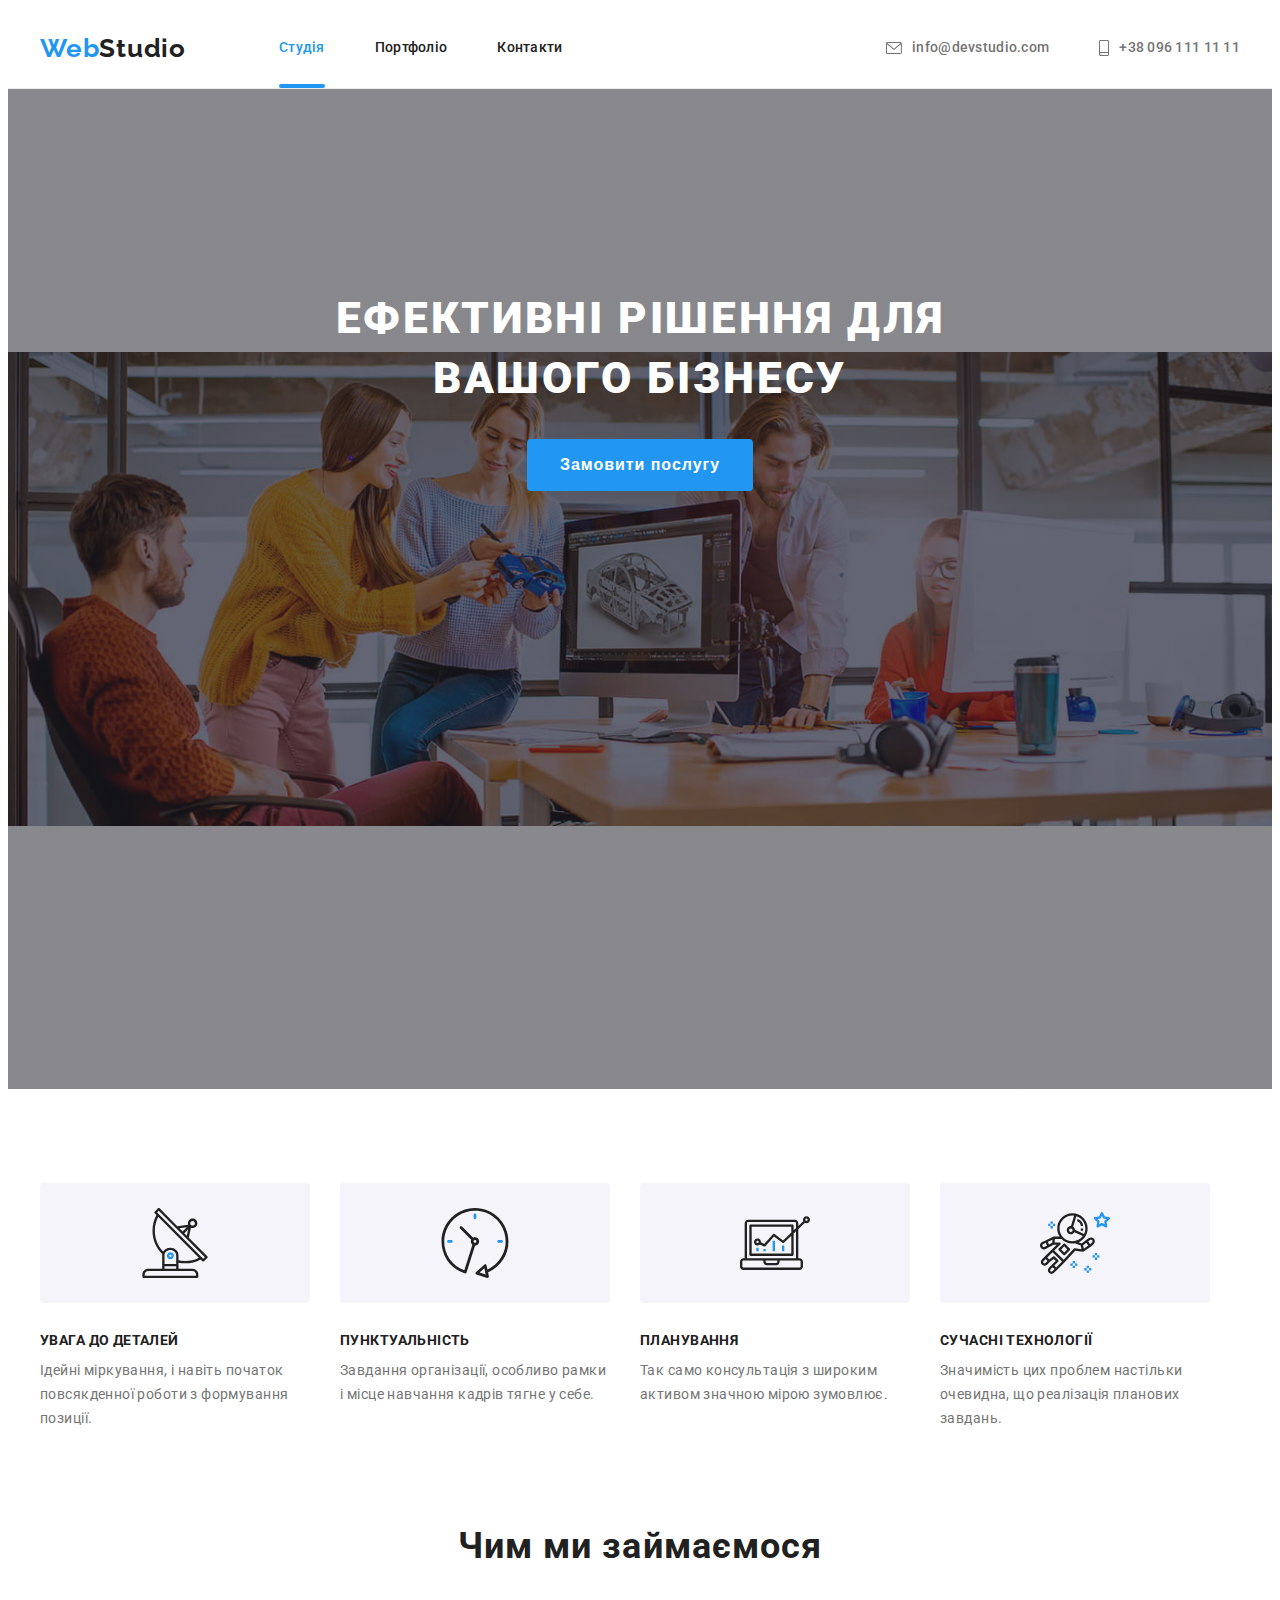
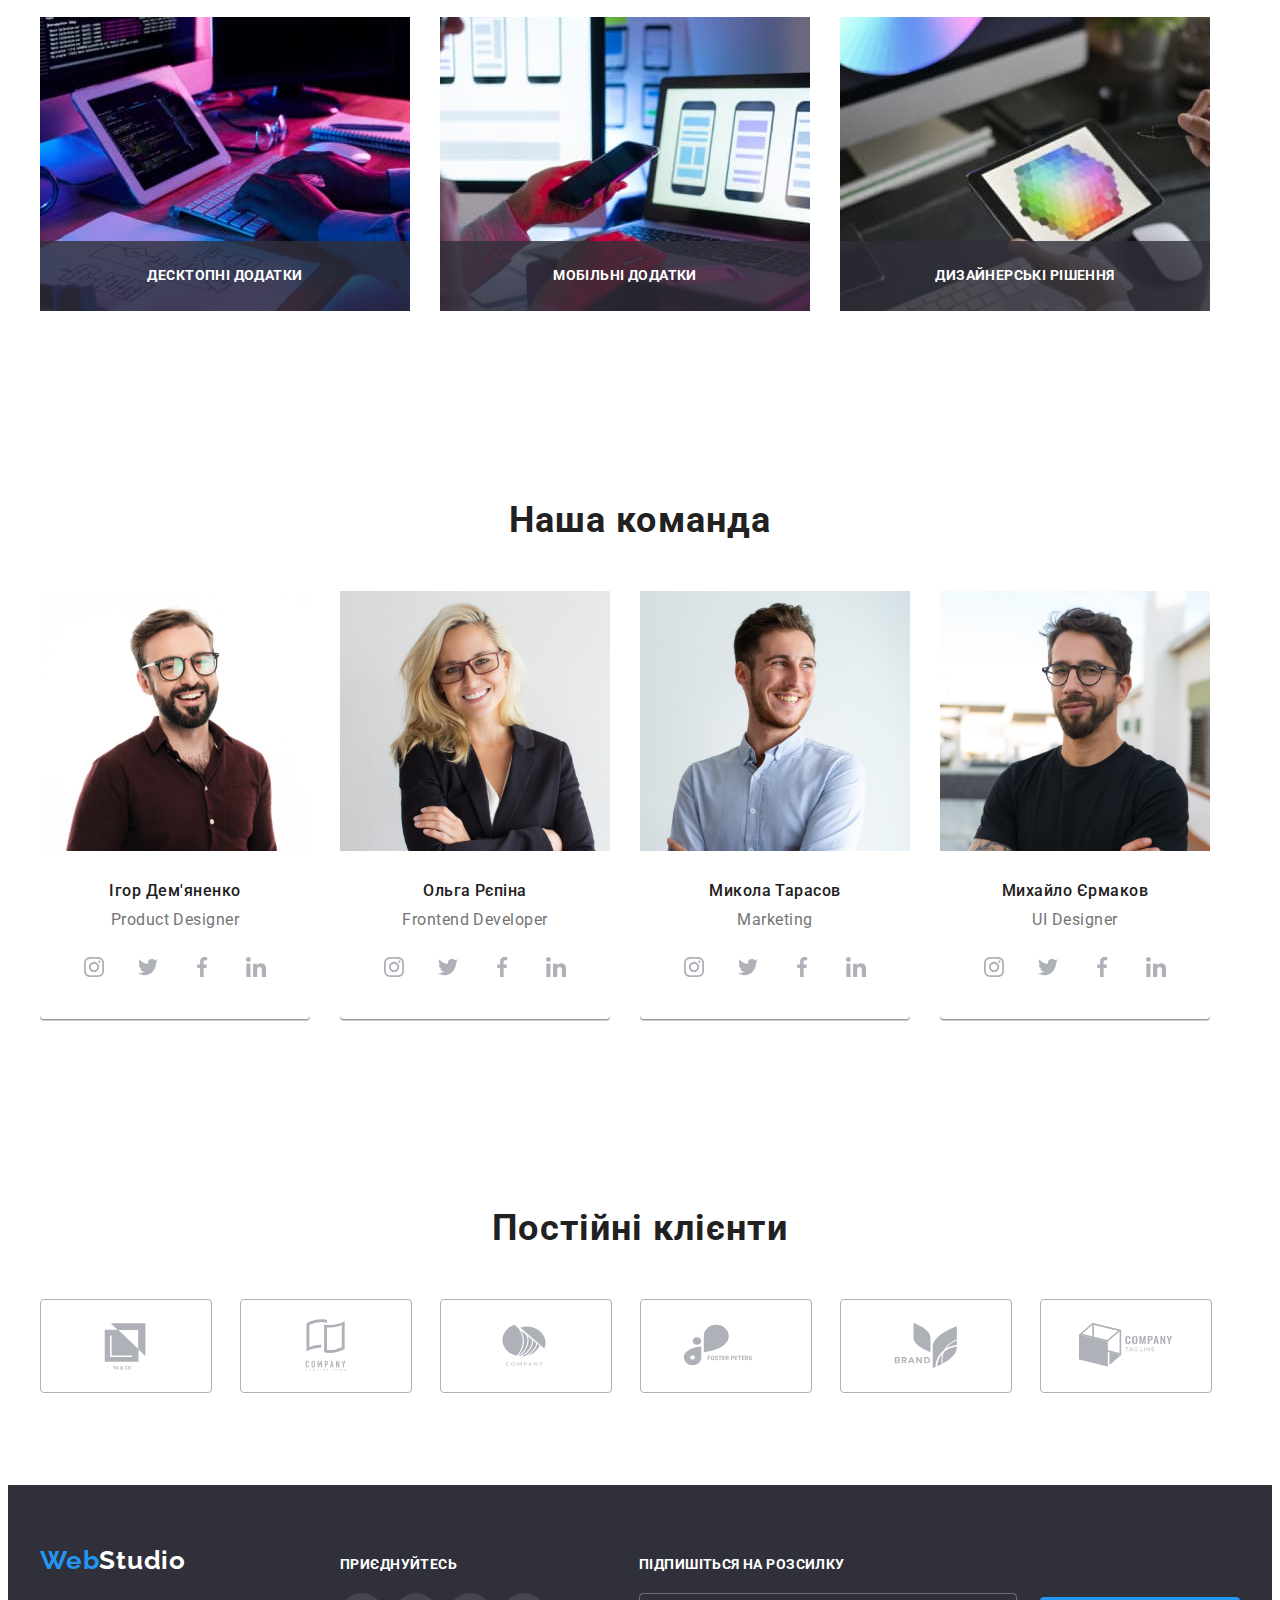
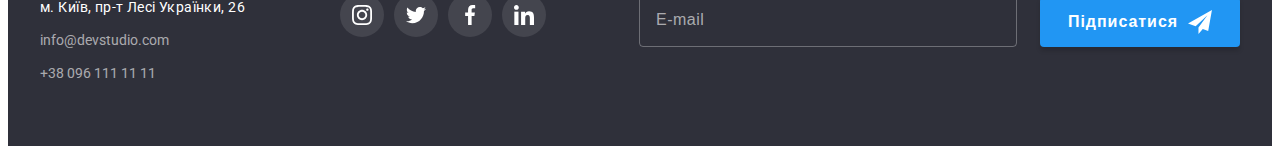
<file: index.html>
<!DOCTYPE html>
<html lang="en">
  <head>
    <meta charset="UTF-8" />
    <meta http-equiv="X-UA-Compatible" content="IE=edge" />
    <meta name="viewport" content="width=device-width, initial-scale=1.0" />
    <!--fonts-->
    <link rel="preconnect" href="https://fonts.googleapis.com" />
    <link rel="preconnect" href="https://fonts.gstatic.com" crossorigin />
    <link
      href="https://fonts.googleapis.com/css2?family=Raleway:wght@700&family=Roboto:wght@400;500;700;900&display=swap"
      rel="stylesheet"
    />
    <link rel="stylesheet" href="https://cdnjs.cloudflare.com/ajax/libs/modern-normalize/1.1.0/modern-normalize.min.css" integrity="sha512-wpPYUAdjBVSE4KJnH1VR1HeZfpl1ub8YT/NKx4PuQ5NmX2tKuGu6U/JRp5y+Y8XG2tV+wKQpNHVUX03MfMFn9Q==" crossorigin="anonymous" referrerpolicy="no-referrer" />
    <link rel="stylesheet" href="./css/main.min.css">
    <link rel="stylesheet" href="./css/styles.css" />
    <title>Студія</title>
  </head>
  <body>
    <!--headline-->
    <header class="header">
      <div class="container nav">
      <a href="" class="logo">Web<span class="logo-color">Studio</span></a>
      <nav>
        <ul class="nav-list">
          <li class="item">
            <a href="./index.html" class="nav-link current">Студія</a>
          </li>
          <li class="item">
            <a href="./portfolio.html" class="nav-link">Портфоліо</a>
          </li>
          <li class="item">
            <a href="" class="nav-link">Контакти</a>
           </li>
        </ul>
      </nav>
      <!--headline-contacts-->
      <ul class="contacts">
          <li class="item">
          <a href="mailto:info@devstudio.com" class="contacts-link">
            <svg class="cont-icon" width="16" height="12" aria-label="envelope">
              <use href="./images/icons1/icons.svg#icon-envelope"></use>
              </svg>info@devstudio.com</a>
          </li>
        <li class="item">
                    <a href="tel:+380961111111" class="contacts-link"
            > <svg class="cont-icon" width="10" height="16" aria-label="smartphone">
              <use href="./images/icons1/icons.svg#icon-smartphone"></use>
              </svg>+38 096 111 11 11</a>
        </li>
      </ul>
      </div>
    </header>
    <main>
      <!--hero-->
      <section class="hero">
        <div class="container">
        <h1 class="hero-title">Ефективні рішення для вашого бізнесу</h1>
        <button type="button" class="btn-hero" data-modal-open>Замовити послугу</button>
        </div>
      </section>
      <!--benefits-->
      <section class="section">
        <div class="container">
          <h2 class="visually-hidden">?</h2>
          <ul class="benefits">
            <li class="benefits__item">
              <div class="benefits__icon">
              <svg width="70" height="70" aria-label="antenna">
                <use href="./images/icons1/icons2.svg#icon-antenna"></use>
                </svg>
              </div>
              <h3 class="benefits__title">УВАГА ДО ДЕТАЛЕЙ</h3>
              <p class="benefits__text">
                Ідейні міркування, і навіть початок повсякденної роботи з
                формування позиції.
              </p>
            </li>
            <li class="benefits__item">
              <div class="benefits__icon">
              <svg width="70" height="70" aria-label="clock">
                <use href="./images/icons1/icons2.svg#icon-clock"></use>
                </svg>
                </div>
              <h3 class="benefits__title">ПУНКТУАЛЬНІСТЬ</h3>
              <p class="benefits__text">
                Завдання організації, особливо рамки і місце навчання кадрів тягне
                у себе.
              </p>
            </li>
            <li class="benefits__item">
              <div class="benefits__icon">
              <svg width="70" height="70" aria-label="diagram">
                <use href="./images/icons1/icons2.svg#icon-diagram"></use>
                </svg>
              </div>
              <h3 class="benefits__title">ПЛАНУВАННЯ</h3>
              <p class="benefits__text">
                Так само консультація з широким активом значною мірою зумовлює.
              </p>
            </li>
            <li class="benefits__item">
              <div class="benefits__icon">
              <svg width="70" height="70" aria-label="astronaut">
                <use href="./images/icons1/icons2.svg#icon-astronaut"></use>
                </svg>
              </div>
              <h3 class="benefits__title">СУЧАСНІ ТЕХНОЛОГІЇ</h3>
              <p class="benefits__text">
                Значимість цих проблем настільки очевидна, що реалізація планових
                завдань.
              </p>
            </li>
          </ul>
        </div>
      </section>
      <!--pictures-->
      <section class="section section--pics">
        <div class="container">
        <h2 class="section__title">Чим ми займаємося</h2>
        <ul class="pictures">
          <li class="pictures__item"><img src="./images/box1(1).jpg" alt="desktop" width="370"/>
          <p class="pictures__label">Десктопні додатки</p></li>
          <li class="pictures__item"><img src="./images/box2(1).jpg" alt="cell" width="370"/>
          <p class="pictures__label">Мобільні додатки</p></li>
          <li class="pictures__item"><img src="./images/box3(1).jpg" alt="tablet" width="370"/>
          <p class="pictures__label">Дизайнерські рішення</p></li>
        </ul>
        </div>
      </section>
      <!--who-->
      <section class="section section-bg">
        <div class="container">
        <h2 class="section__title">Наша команда</h2>
        <ul class="team">
          <li class="team__card">
            <img src="./images/img1(1).jpg" alt="young man photo" width="270" />
            <div class="team__card-data">
            <h3 class="team__card-name">Ігор Дем'яненко</h3>
            <p class="team__card-text">Product Designer</p>
            <ul class="social-links">
              <li class="social-links__item">
                <a class="social-links__link" href="">
                <svg class="social-links__icon" width="20" height="20">
                  <use href="./images/icons1/icons.svg#icon-instagram"></use>
                </svg>
                </a>
              </li>
              <li class="social-links__item">
                <a class="social-links__link" href="">
               <svg class="social-links__icon" width="20" height="20">
                <use href="./images/icons1/icons.svg#icon-twitter"></use>
                </svg>
                </a>
              </li>
              <li class="social-links__item">
                <a class="social-links__link" href="">
                <svg class="social-links__icon" width="20" height="20">
                <use href="./images/icons1/icons.svg#icon-facebook"></use>
              </svg>
                </a>
            </li>
              <li class="social-links__item">
                <a class="social-links__link" href="">
                <svg class="social-links__icon" width="20" height="20">
                <use href="./images/icons1/icons.svg#icon-linkedin"></use>
              </svg>
                </a>
            </li>
            </ul>
            </div>
          </li>
          <li class="team__card">
            <img src="./images/img2(1).jpg" alt="young woman photo" width="270" />
            <div class="team__card-data">
            <h3 class="team__card-name">Ольга Рєпіна</h3>
            <p class="team__card-text">Frontend Developer</p>
            <ul class="social-links">
              <li class="social-links__item">
                <a class="social-links__link" href="">
                <svg class="social-links__icon" width="20" height="20">
                  <use href="./images/icons1/icons.svg#icon-instagram"></use>
                </svg>
                </a>
              </li>
              <li class="social-links__item">
                <a class="social-links__link" href="">
               <svg class="social-links__icon" width="20" height="20">
                <use href="./images/icons1/icons.svg#icon-twitter"></use>
                </svg>
                </a>
              </li>
              <li class="social-links__item">
                <a class="social-links__link" href="">
                <svg class="social-links__icon" width="20" height="20">
                <use href="./images/icons1/icons.svg#icon-facebook"></use>
              </svg>
                </a>
            </li>
              <li class="social-links__item">
                <a class="social-links__link" href="">
                <svg class="social-links__icon" width="20" height="20">
                <use href="./images/icons1/icons.svg#icon-linkedin"></use>
              </svg>
                </a>
            </li>
            </ul>
            </div>
          </li>
          <li class="team__card">
            <img src="./images/img3(1).jpg" alt="young man photo" width="270" />
            <div class="team__card-data">
            <h3 class="team__card-name">Микола Тарасов</h3>
            <p class="team__card-text">Marketing</p>
            <ul class="social-links">
              <li class="social-links__item">
                <a class="social-links__link" href="">
                <svg class="social-links__icon" width="20" height="20">
                  <use href="./images/icons1/icons.svg#icon-instagram"></use>
                </svg>
                </a>
              </li>
              <li class="social-links__item">
                <a class="social-links__link" href="">
               <svg class="social-links__icon" width="20" height="20">
                <use href="./images/icons1/icons.svg#icon-twitter"></use>
                </svg>
                </a>
              </li>
              <li class="social-links__item">
                <a class="social-links__link" href="">
                <svg class="social-links__icon" width="20" height="20">
                <use href="./images/icons1/icons.svg#icon-facebook"></use>
              </svg>
                </a>
            </li>
              <li class="social-links__item">
                <a class="social-links__link" href="">
                <svg class="social-links__icon" width="20" height="20">
                <use href="./images/icons1/icons.svg#icon-linkedin"></use>
              </svg>
                </a>
            </li>
            </ul>
            </div>
          </li>
          <li class="team__card">
            <img src="./images/img4(1).jpg" alt="young man photo" width="270" />
            <div class="team__card-data">
            <h3 class="team__card-name">Михайло Єрмаков</h3>
            <p class="team__card-text">UI Designer</p>
            <ul class="social-links">
              <li class="social-links__item">
                <a class="social-links__link" href="">
                <svg class="social-links__icon" width="20" height="20">
                  <use href="./images/icons1/icons.svg#icon-instagram"></use>
                </svg>
                </a>
              </li>
              <li class="social-links__item">
                <a class="social-links__link" href="">
               <svg class="social-links__icon" width="20" height="20">
                <use href="./images/icons1/icons.svg#icon-twitter"></use>
                </svg>
                </a>
              </li>
              <li class="social-links__item">
                <a class="social-links__link" href="">
                <svg class="social-links__icon" width="20" height="20">
                <use href="./images/icons1/icons.svg#icon-facebook"></use>
              </svg>
                </a>
            </li>
              <li class="social-links__item">
                <a class="social-links__link" href="">
                <svg class="social-links__icon" width="20" height="20">
                <use href="./images/icons1/icons.svg#icon-linkedin"></use>
              </svg>
                </a>
            </li>
            </ul>
            </div>
          </li>
        </ul>
        </div>
      </section>
      <section class="section">
        <div class="container">
          <h2 class="section__title">Постійні клієнти</h2>
          <ul class="clients">
            <li class="clients__item">
              <a class="clients__link" href="">
          <svg class="clients__icon" width="106" height="60" aria-label="client logo">
            <use href="./images/icons1/icons2.svg#icon-client1"></use>
          </svg></a>
        </li>
        <li class="clients__item">
          <a class="clients__link" href="">
          <svg class="clients__icon" width="106" height="60" aria-label="client logo">
            <use href="./images/icons1/icons2.svg#icon-client2"></use>
          </svg></a>
        </li>
        <li class="clients__item">
          <a class="clients__link" href="">
          <svg class="clients__icon" width="106" height="60" aria-label="client logo">
              <use href="./images/icons1/icons2.svg#icon-client3"></use>
          </svg></a>
        </li>
        <li class="clients__item">
          <a class="clients__link" href="">
          <svg class="clients__icon" width="106" height="60" aria-label="client logo">
            <use href="./images/icons1/icons2.svg#icon-client4"></use>
          </svg></a>
        </li>
        <li class="clients__item">
          <a class="clients__link" href="">
         <svg class="clients__icon" width="106" height="60" aria-label="client logo">
            <use href="./images/icons1/icons2.svg#icon-client5"></use>
          </svg></a>
        </li>
        <li class="clients__item">
          <a class="clients__link" href="">
          <svg class="clients__icon" width="106" height="60" aria-label="client logo">
            <use href="./images/icons1/icons2.svg#icon-client6"></use>
          </svg></a>
        </li>
          </ul>  
        </div>
      </section>
    </main>
    <footer class="footer">
      <div class="container footer-container">
        <div class="footer-data">
      <a href="" class="logo logo-footer">Web<span class="logo-color-foot">Studio</span></a>
      <address class="address">
        <ul>
          <li class="footer-link">
            <a href="https://goo.gl/maps/9TufqQXHVESEiAqk8" class="address-link-top"
              >м. Київ, пр-т Лесі Українки, 26</a
            >
          </li>
          <li class="footer-link">
            <a href="mailto:info@devstudio.com" class="address-link"
              >info@devstudio.com</a
            >
          </li>
          <li>
            <a href="tel:+380961111111" class="address-link">+38 096 111 11 11</a>
          </li>
        </ul>
      </address>
        </div>
      <div class="footer-socials">
      <h3 class="socials-title">приєднуйтесь</h3>
      <ul class="social-links-footer">
        <li class="social-item-footer">
          <a class="social-link-footer" href="">
            <svg class="social-icon" width="20" height="20">
              <use href="./images/icons1/icons.svg#icon-instagram"></use>
            </svg>
            </a>
        </li>
        <li class="social-item-footer">
          <a class="social-link-footer" href="">
            <svg class="social-icon" width="20" height="20">
              <use href="./images/icons1/icons.svg#icon-twitter"></use>
            </svg>
            </a>
        </li>
        <li class="social-item-footer">
          <a class="social-link-footer" href="">
            <svg class="social-icon" width="20" height="20">
              <use href="./images/icons1/icons.svg#icon-facebook"></use>
            </svg>
            </a></li>
        <li class="social-item-footer">
          <a class="social-link-footer" href="">
            <svg class="social-icon" width="20" height="20">
              <use href="./images/icons1/icons.svg#icon-linkedin"></use>
            </svg>
            </a></li>
      </ul>
      </div>
        <form class="form-footer">
          <div class="form-footer-label">
          <label for="footer-form" class="form-footer-title">Підпишіться на розсилку</label>
          <input type="email" id="footer-form" placeholder="E-mail" class="form-footer-input">
          </div>
          <button class="footer-btn">
          <span class="footer-btn-txt">Підписатися</span>
          <svg width="24" height="24">
            <use href="./images/icons2.svg#icon-send"></use>
          </svg>
          </button>
        </form>
      </div>
    </footer>
    <div class="backdrop is-hidden" data-modal>
      <div class="modal">
      <button class="close-btn" data-modal-close>
        <svg width="20" height="20">
          <use href="./images/icons1/close1.svg#icon-close"></use>
        </svg></button>
      <form class="form">
          <h2 class="form-title">Залиште свої дані, ми вам передзвонимо</h2>
          <div class="form-field">
            <label for="user-name">Ім'я</label> 
            <input type="text" name="name" id="user-name" placeholder=" " class="form-input">
            <span class="form-icon"> 
              <svg width="18" height="18" class="input-icon">
              <use href="./images/icons1/symbol-defs.svg#icon-person-black"></use>
              </svg>
            </span>           
            </div>
          <div class="form-field">
            <label for="phone-number">Телефон</label>
            <input type="text" name="tel" id="phone-number" placeholder=" " class="form-input">
            <span class="form-icon"><svg width="18" height="18">
              <use href="./images/icons1/symbol-defs.svg#icon-phone-black"></use>
            </svg></span> 
          </div>
          <div class="form-field">
            <label for="mail">Пошта</label>
            <input type="text" name="e-mail" id="mail" placeholder=" " class="form-input">
            <span class="form-icon"><svg width="18" height="18">
              <use href="./images/icons1/symbol-defs.svg#icon-email"></use>
            </svg></span>
          </div>
          <div class="form-field">
            <label for="comments">Коментар</label>
            <textarea name="comment field" id="comments" rows="6" placeholder="Введіть текст" class="form-txt"></textarea>
          </div>
          <div class="form-check">
          <label class="form-checkbox">
            <input type="checkbox" class="checkbox visually-hidden">
            <svg class="checkbox-icon" width="16" height="15">
              <use class="box-checked" href="./images/symbol-defs.svg#icon-check"></use>
              <use class="box-unchecked" href="./images/icons6.svg#icon-uncheck"></use>
            </svg>
            <span class="check-txt">Погоджуюся з розсилкою та приймаю<a href="" class="check-link"> Умови договору</a></span>
          </label></div>
          <button type="submit" class="form-btn">Відправити</button>
      </form>
      </div>
    </div>
    <script src="./js/modal.js"></script>
  </body>
</html>
</file>
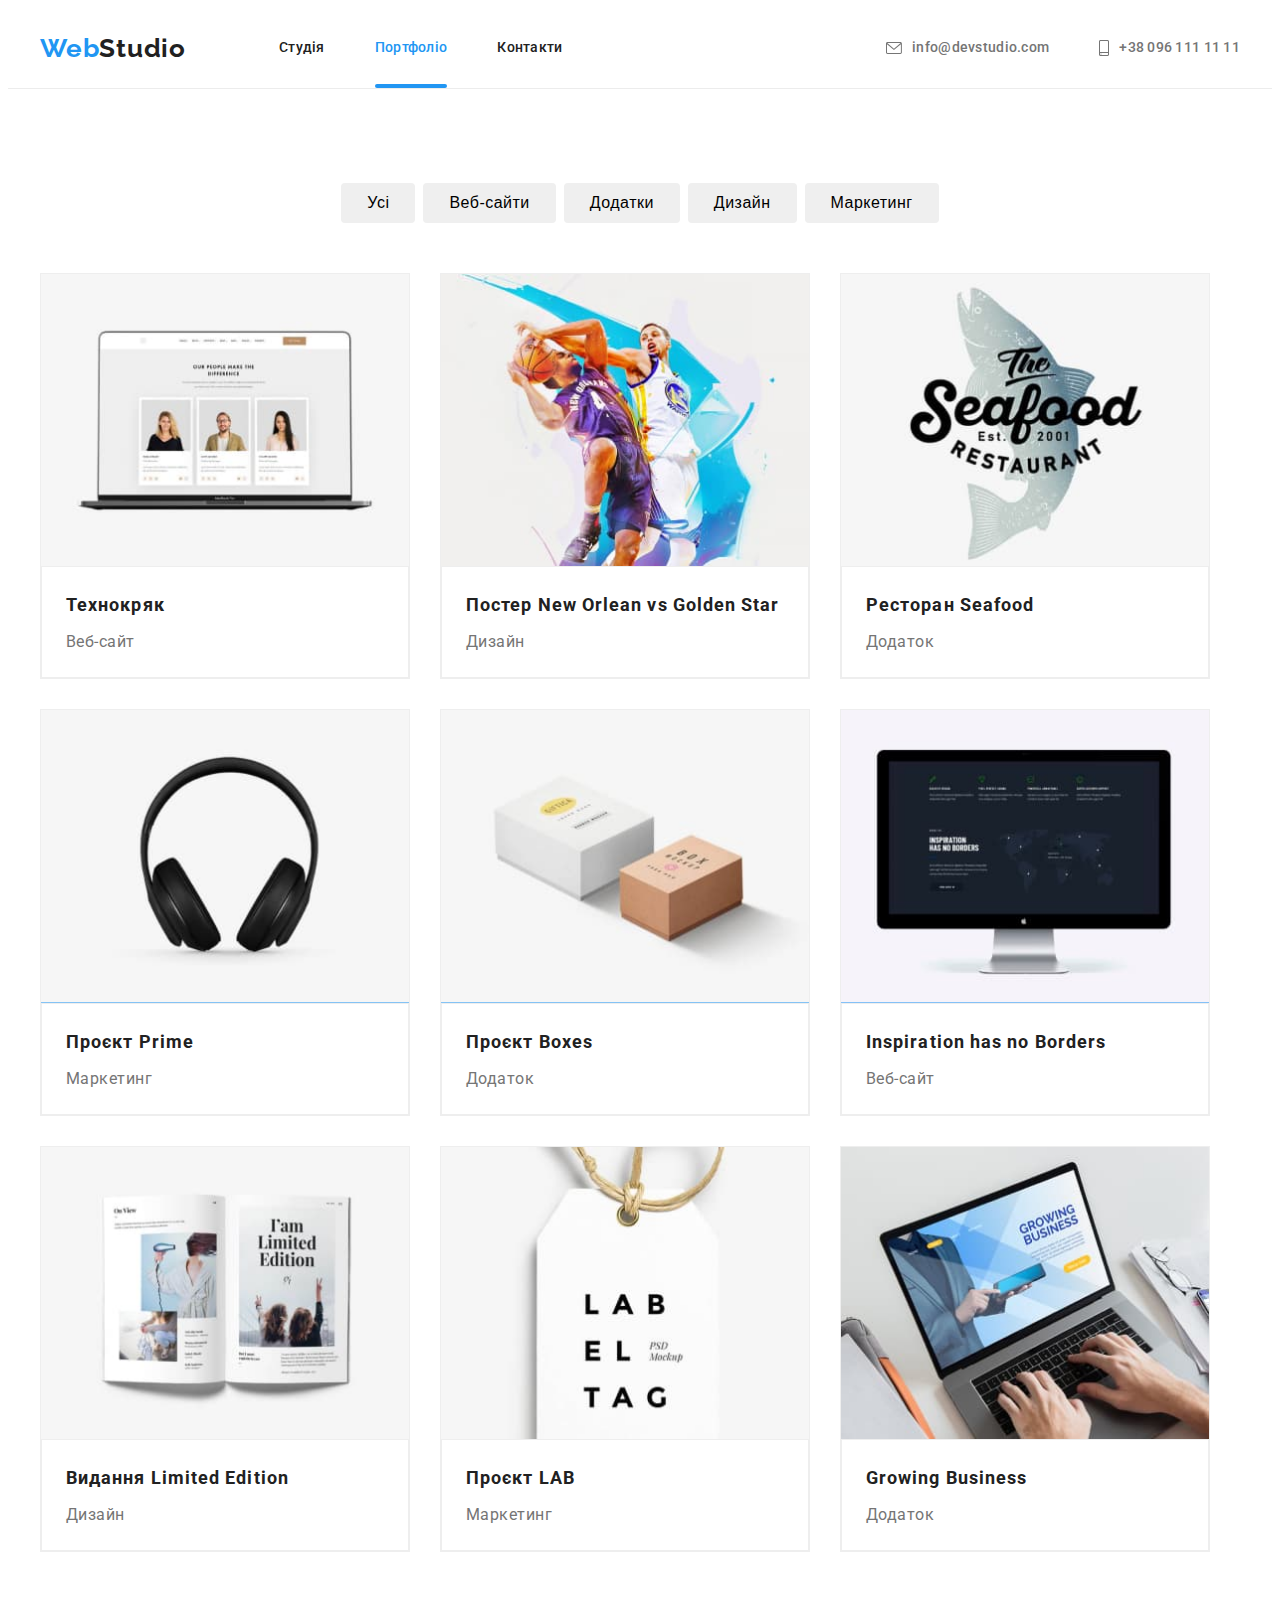
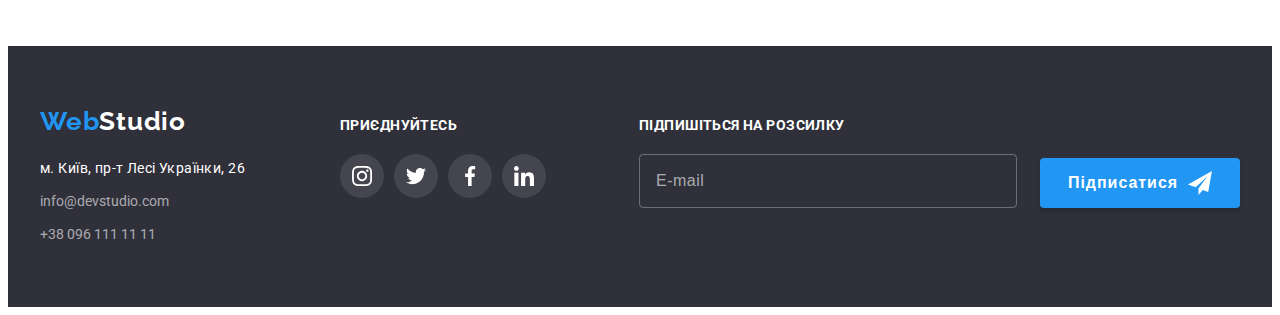
<file: portfolio.html>
<!DOCTYPE html>
<html lang="en">
  <head>
    <meta charset="UTF-8" />
    <meta http-equiv="X-UA-Compatible" content="IE=edge" />
    <meta name="viewport" content="width=device-width, initial-scale=1.0" />
    <!--fonts-->
    <link rel="preconnect" href="https://fonts.googleapis.com" />
    <link rel="preconnect" href="https://fonts.gstatic.com" crossorigin />
    <link
      href="https://fonts.googleapis.com/css2?family=Raleway:wght@700&family=Roboto:wght@400;500;700;900&display=swap"
      rel="stylesheet"
    />
    <link
      rel="stylesheet"
      href="https://cdnjs.cloudflare.com/ajax/libs/modern-normalize/1.1.0/modern-normalize.min.css"
      integrity="sha512-wpPYUAdjBVSE4KJnH1VR1HeZfpl1ub8YT/NKx4PuQ5NmX2tKuGu6U/JRp5y+Y8XG2tV+wKQpNHVUX03MfMFn9Q=="
      crossorigin="anonymous"
      referrerpolicy="no-referrer"
    />
    <link rel="stylesheet" href="./css/main.min.css" />
    <link rel="stylesheet" href="./css/styles.css" />
    <title>Portfolio</title>
  </head>
  <body>
    <!--headline-->
    <header class="header">
      <div class="container nav">
        <a href="" class="logo">Web<span class="logo-color">Studio</span></a>
        <nav>
          <ul class="nav-list">
            <li class="item">
              <a href="./index.html" class="nav-link">Студія</a>
            </li>
            <li class="item">
              <a href="./portfolio.html" class="nav-link current">Портфоліо</a>
            </li>
            <li class="item">
              <a href="" class="nav-link">Контакти</a>
            </li>
          </ul>
        </nav>
        <!--headline-contacts-->
        <ul class="contacts">
          <li class="item">
            <a href="mailto:info@devstudio.com" class="contacts-link">
              <svg
                class="cont-icon"
                width="16"
                height="12"
                aria-label="envelope"
              >
                <use href="./images/icons1/icons.svg#icon-envelope"></use></svg
              >info@devstudio.com</a
            >
          </li>
          <li class="item">
            <a href="tel:+380961111111" class="contacts-link">
              <svg
                class="cont-icon"
                width="10"
                height="16"
                aria-label="smartphone"
              >
                <use
                  href="./images/icons1/icons.svg#icon-smartphone"
                ></use></svg
              >+38 096 111 11 11</a
            >
          </li>
        </ul>
      </div>
    </header>
    <main>
      <section class="section">
        <div class="container">
          <h1 class="visually-hidden">filters</h1>
          <!--filters-->
          <ul class="filters">
            <li class="filters__item">
              <button type="button" class="btn">Усі</button>
            </li>
            <li class="filters__item">
              <button type="button" class="btn">Веб-сайти</button>
            </li>
            <li class="filters__item">
              <button type="button" class="btn">Додатки</button>
            </li>
            <li class="filters__item">
              <button type="button" class="btn">Дизайн</button>
            </li>
            <li class="filters__item">
              <button type="button" class="btn">Маркетинг</button>
            </li>
          </ul>

          <!--projects-->
          <ul class="projects">
            <li class="projects__item">
              <a class="projects__card" href="">
                <div class="project-wrap">
                  <img
                    src="./images/proj-img1(1).jpg"
                    alt="laptop"
                    width="370"
                  />
                  <div class="project-overlay">
                    <p class="overlay-text">
                      Ресурс пропонує комплексні пропозиції з різним рівнем
                      функціоналу та сервісів. Все це дозволить відвідувачу
                      отримати вичерпні відомості про компанію чи приватну
                      особу.
                    </p>
                  </div>
                </div>
                <div class="project-data">
                  <h2 class="container-title">Технокряк</h2>
                  <p class="section-text">Веб-сайт</p>
                </div>
              </a>
            </li>
            <li class="projects__item">
              <a class="projects__card" href="">
                <div class="project-wrap">
                  <img
                    src="./images/proj-img2(1).jpg"
                    alt="poster"
                    width="370"
                  />
                  <div class="project-overlay">
                    <p class="overlay-text">
                      Ресурс пропонує комплексні пропозиції з різним рівнем
                      функціоналу та сервісів. Все це дозволить відвідувачу
                      отримати вичерпні відомості про компанію чи приватну
                      особу.
                    </p>
                  </div>
                </div>
                <div class="project-data">
                  <h2 class="container-title">
                    Постер New Orlean vs Golden Star
                  </h2>
                  <p class="section-text">Дизайн</p>
                </div></a
              >
            </li>
            <li class="projects__item">
              <a class="projects__card" href="">
                <div class="project-wrap">
                  <img
                    src="./images/proj-img3(1).jpg"
                    alt="restaurant"
                    width="370"
                  />
                  <div class="project-overlay">
                    <p class="overlay-text">
                      Ресурс пропонує комплексні пропозиції з різним рівнем
                      функціоналу та сервісів. Все це дозволить відвідувачу
                      отримати вичерпні відомості про компанію чи приватну
                      особу.
                    </p>
                  </div>
                </div>
                <div class="project-data">
                  <h2 class="container-title">Ресторан Seafood</h2>
                  <p class="section-text">Додаток</p>
                </div></a
              >
            </li>
            <li class="projects__item">
              <a class="projects__card" href="">
                <div class="project-wrap">
                  <img
                    src="./images/proj-img4(1).jpg"
                    alt="headphones"
                    width="370"
                  />
                  <div class="project-overlay">
                    <p class="overlay-text">
                      Ресурс пропонує комплексні пропозиції з різним рівнем
                      функціоналу та сервісів. Все це дозволить відвідувачу
                      отримати вичерпні відомості про компанію чи приватну
                      особу.
                    </p>
                  </div>
                </div>
                <div class="project-data">
                  <h2 class="container-title">Проєкт Prime</h2>
                  <p class="section-text">Маркетинг</p>
                </div></a
              >
            </li>
            <li class="projects__item">
              <a class="projects__card" href="">
                <div class="project-wrap">
                  <img
                    src="./images/proj-img5(1).jpg"
                    alt="boxes"
                    width="370"
                  />
                  <div class="project-overlay">
                    <p class="overlay-text">
                      Ресурс пропонує комплексні пропозиції з різним рівнем
                      функціоналу та сервісів. Все це дозволить відвідувачу
                      отримати вичерпні відомості про компанію чи приватну
                      особу.
                    </p>
                  </div>
                </div>
                <div class="project-data">
                  <h2 class="container-title">Проєкт Boxes</h2>
                  <p class="section-text">Додаток</p>
                </div></a
              >
            </li>
            <li class="projects__item">
              <a class="projects__card" href="">
                <div class="project-wrap">
                  <img
                    src="./images/proj-img6(1).jpg"
                    alt="display"
                    width="370"
                  />
                  <div class="project-overlay">
                    <p class="overlay-text">
                      Ресурс пропонує комплексні пропозиції з різним рівнем
                      функціоналу та сервісів. Все це дозволить відвідувачу
                      отримати вичерпні відомості про компанію чи приватну
                      особу.
                    </p>
                  </div>
                </div>
                <div class="project-data">
                  <h2 class="container-title">Inspiration has no Borders</h2>
                  <p class="section-text">Веб-сайт</p>
                </div></a
              >
            </li>
            <li class="projects__item">
              <a class="projects__card" href="">
                <div class="project-wrap">
                  <img
                    src="./images/proj-img7(1).jpg"
                    alt="magazine"
                    width="370"
                  />
                  <div class="project-overlay">
                    <p class="overlay-text">
                      Ресурс пропонує комплексні пропозиції з різним рівнем
                      функціоналу та сервісів. Все це дозволить відвідувачу
                      отримати вичерпні відомості про компанію чи приватну
                      особу.
                    </p>
                  </div>
                </div>
                <div class="project-data">
                  <h2 class="container-title">Видання Limited Edition</h2>
                  <p class="section-text">Дизайн</p>
                </div></a
              >
            </li>
            <li class="projects__item">
              <a class="projects__card" href="">
                <div class="project-wrap">
                  <img
                    src="./images/proj-img8(1).jpg"
                    alt="label"
                    width="370"
                  />
                  <div class="project-overlay">
                    <p class="overlay-text">
                      Ресурс пропонує комплексні пропозиції з різним рівнем
                      функціоналу та сервісів. Все це дозволить відвідувачу
                      отримати вичерпні відомості про компанію чи приватну
                      особу.
                    </p>
                  </div>
                </div>
                <div class="project-data">
                  <h2 class="container-title">Проєкт LAB</h2>
                  <p class="section-text">Маркетинг</p>
                </div></a
              >
            </li>
            <li class="projects__item">
              <a class="projects__card" href="">
                <div class="project-wrap">
                  <img
                    src="./images/proj-img9(1).jpg"
                    alt="hands"
                    width="370"
                  />
                  <div class="project-overlay">
                    <p class="overlay-text">
                      Ресурс пропонує комплексні пропозиції з різним рівнем
                      функціоналу та сервісів. Все це дозволить відвідувачу
                      отримати вичерпні відомості про компанію чи приватну
                      особу.
                    </p>
                  </div>
                </div>
                <div class="project-data">
                  <h2 class="container-title">Growing Business</h2>
                  <p class="section-text">Додаток</p>
                </div></a
              >
            </li>
          </ul>
        </div>
      </section>
    </main>
    <footer class="footer">
      <div class="container footer-container">
        <div class="footer-data">
          <a href="" class="logo logo-footer"
            >Web<span class="logo-color-foot">Studio</span></a
          >
          <address class="address">
            <ul>
              <li class="footer-link">
                <a
                  href="https://goo.gl/maps/9TufqQXHVESEiAqk8"
                  class="address-link-top"
                  >м. Київ, пр-т Лесі Українки, 26</a
                >
              </li>
              <li class="footer-link">
                <a href="mailto:info@devstudio.com" class="address-link"
                  >info@devstudio.com</a
                >
              </li>
              <li>
                <a href="tel:+380961111111" class="address-link"
                  >+38 096 111 11 11</a
                >
              </li>
            </ul>
          </address>
        </div>
        <div class="footer-socials">
          <h3 class="socials-title">приєднуйтесь</h3>
          <ul class="social-links-footer">
            <li class="social-item-footer">
              <a class="social-link-footer" href="">
                <svg class="social-icon" width="20" height="20">
                  <use href="./images/icons1/icons.svg#icon-instagram"></use>
                </svg>
              </a>
            </li>
            <li class="social-item-footer">
              <a class="social-link-footer" href="">
                <svg class="social-icon" width="20" height="20">
                  <use href="./images/icons1/icons.svg#icon-twitter"></use>
                </svg>
              </a>
            </li>
            <li class="social-item-footer">
              <a class="social-link-footer" href="">
                <svg class="social-icon" width="20" height="20">
                  <use href="./images/icons1/icons.svg#icon-facebook"></use>
                </svg>
              </a>
            </li>
            <li class="social-item-footer">
              <a class="social-link-footer" href="">
                <svg class="social-icon" width="20" height="20">
                  <use href="./images/icons1/icons.svg#icon-linkedin"></use>
                </svg>
              </a>
            </li>
          </ul>
        </div>
        <form class="form-footer">
          <div class="form-footer-label">
            <label for="footer-form" class="form-footer-title"
              >Підпишіться на розсилку</label
            >
            <input
              type="email"
              id="footer-form"
              placeholder="E-mail"
              class="form-footer-input"
            />
          </div>
          <button class="footer-btn">
            <span class="footer-btn-txt">Підписатися</span>
            <svg width="24" height="24">
              <use href="./images/icons2.svg#icon-send"></use>
            </svg>
          </button>
        </form>
      </div>
    </footer>
  </body>
</html>
</file>
<file: css/styles.css>
:root {
  --main-font: roboto;
  --secondary-font: raleway;
  --primary-text-color: #757575;
  --title-text-color: #212121;
  --accent-color: #2196f3;

  --animation: 250ms cubic-bezier(0.4, 0, 0.2, 1);
}
body {
  font-family: roboto, sans-serif;
  color: var(--primary-text-color);
  background-color: #ffffff;
}
ul {
  margin: 0;
  padding: 0;
  list-style: none;
}
img {
  display: block;
  max-width: 100%;
  height: auto;
}
/*reset*/
h1,
h2,
h3,
h4,
h5,
h6,
p {
  margin: 0;
}
.container {
  margin: 0 auto;
  width: 1200px;
  padding-left: 15px;
  padding-right: 15px;
}
.visually-hidden {
  position: absolute;
  width: 1px;
  height: 1px;
  margin: -1px;
  border: 0;
  padding: 0;
  white-space: nowrap;
  clip-path: inset(100%);
  clip: rect(0 0 0 0);
  overflow: hidden;
}
/*header*/
.header {
  border-bottom: 1px solid #ececec;
}
.logo {
  font-family: var(--secondary-font);
  font-weight: 700;
  font-size: 26px;
  line-height: 1.19;
  letter-spacing: 0.03em;
  color: var(--accent-color);
  text-decoration: none;
  margin-right: 93px;
}
.logo-footer {
  margin: 0;
}
.logo-color {
  color: var(--title-text-color);
}
.logo-color-foot {
  color: #ffffff;
}
/*navigation*/
.nav {
  display: flex;
  align-items: center;
}
.nav-list {
  display: flex;
}
.nav-list .item:not(:last-child) {
  margin-right: 50px;
}
.nav-link {
  position: relative;
  display: block;
  padding: 32px 0;
  font-weight: 500;
  font-size: 14px;
  line-height: 1.14;
  letter-spacing: 0.02em;
  text-decoration: none;
  color: var(--title-text-color);
  transition: color var(--animation);
}
.nav-link.current {
  color: var(--accent-color);
}
.nav-link::after {
  position: absolute;
  left: 0;
  bottom: 0;
  content: "";
  display: inline-block;
  width: 100%;
  height: 4px;
  border-radius: 2px;
  background-color: var(--accent-color);
  opacity: 0;
  transition: opacity var(--animation);
}
.nav-link.current::after {
  opacity: 1;
}
.nav-link:hover::after,
.nav-link:focus::after {
  opacity: 1;
}
.nav-link:hover,
.nav-link:focus,
.nav-link.current {
  color: var(--accent-color);
}
/*contacts*/
.contacts {
  display: flex;
  margin-left: auto;
}
.contacts .item:not(:last-child) {
  margin-right: 50px;
}
.contacts-link {
  text-decoration: none;
  font-weight: 500;
  font-size: 14px;
  line-height: 1.14;
  letter-spacing: 0.02em;
  color: var(--primary-text-color);
  fill: var(--primary-text-color);
  display: flex;
  align-items: center;
  gap: 10px;
  transition: color var(--animation), fill var(--animation);
}
.contacts-link:hover,
.contacts-link:focus {
  color: var(--accent-color);
  fill: var(--accent-color);
}
/*hero*/
.hero-title {
  font-weight: 900;
  font-size: 44px;
  line-height: 1.36;
  text-align: center;
  letter-spacing: 0.06em;
  text-transform: uppercase;
  color: #ffffff;
  width: 700px;
  margin-bottom: 30px;
  margin-left: auto;
  margin-right: auto;
}
.hero {
  align-items: center;
  text-align: center;
  padding-top: 200px;
  padding-bottom: 200px;
  max-width: 1600px;
  height: 600px;
  margin-left: auto;
  margin-right: auto;
  background: #c4c4c4;
  background-image: linear-gradient(
      to right,
      rgba(47, 48, 58, 0.4),
      rgba(47, 48, 58, 0.4)
    ),
    url(../images/hero-bg.jpg);
  background-position: center;
  background-size: contain;
  background-repeat: no-repeat;
}
.btn-hero {
  background-color: var(--accent-color);
  font-weight: 700;
  font-size: 16px;
  line-height: 1.88;
  letter-spacing: 0.06em;
  color: #ffffff;
  cursor: pointer;
  border: 1px solid transparent;
  border-radius: 4px;
  padding: 10px 32px;
}
/*sections*/
.section {
  padding-top: 94px;
  padding-bottom: 94px;
}
.benefits {
  display: flex;
  flex-wrap: wrap;
}
.benefits__item {
  width: 270px;
}
.benefits__item:not(:last-child) {
  margin-right: 30px;
}
.benefits__title {
  font-weight: 700;
  font-size: 14px;
  line-height: 1.14;
  letter-spacing: 0.03em;
  text-transform: uppercase;
  color: var(--title-text-color);
  margin-bottom: 10px;
  margin-top: 30px;
}
.benefits__text {
  font-size: 14px;
  font-style: regular;
  line-height: 1.71;
  letter-spacing: 0.03em;
  color: var(--primary-text-color);
}
.benefits__icon {
  background-color: #f5f4fa;
  border-radius: 4px;
  display: flex;
  align-items: center;
  justify-content: center;
  height: 120px;
}
/*pictures*/
.pictures {
  display: flex;
}
.pictures__label {
  position: absolute;
  left: 0;
  bottom: 0;
  width: 100%;
  height: 70px;
  font-weight: 700;
  font-size: 14px;
  line-height: 1.14;
  letter-spacing: 0.03em;
  text-transform: uppercase;
  color: #ffffff;
  display: flex;
  align-items: center;
  justify-content: center;
  background-color: rgba(47, 48, 58, 0.8);
}
.pictures__item {
  position: relative;
}
.pictures__item:not(:last-child) {
  margin-right: 30px;
}
.team {
  display: flex;
}
.section--bg {
  display: flex;
  background-color: #f5f4fa;
}
.team__card:not(:last-child) {
  margin-right: 30px;
}
.team__card {
  background-color: #fff;
  border-radius: 4px;
  box-shadow: 0px 2px rgba(0, 0, 0, 0.2), 0px 1px rgba(0, 0, 0, 0.14),
    0px 1px rgba(0, 0, 0, 0.12);
}
.team__card-data {
  padding: 30px 0;
}
.section__title {
  font-weight: 700;
  font-size: 36px;
  line-height: 1.17;
  text-align: center;
  letter-spacing: 0.03em;
  color: var(--title-text-color);
  margin-bottom: 50px;
}
.section-text {
  font-size: 16px;
  line-height: 1.88;
  letter-spacing: 0.03em;
  color: var(--primary-text-color);
}
.section--pics {
  padding-top: 0;
}
.team__card-name {
  font-weight: 500;
  font-size: 16px;
  line-height: 1.19;
  text-align: center;
  letter-spacing: 0.03em;
  color: var(--title-text-color);
  margin-bottom: 10px;
}
.team__card-text {
  font-size: 16px;
  line-height: 1.19;
  text-align: center;
  letter-spacing: 0.03em;
  color: var(--primary-text-color);
  margin-bottom: 16px;
}
.social-links {
  display: flex;
  gap: 10px;
  justify-content: center;
}
.social-links__item {
  width: 44px;
  height: 44px;
  gap: 10px;
}
.social-links-footer {
  display: flex;
  color: #fff;
  gap: 10px;
}
.social-links__link {
  display: flex;
  align-items: center;
  justify-content: center;
  border-radius: 50%;
  fill: #afb1b8;
  width: 100%;
  height: 100%;
  transition: background-color var(--animation),
  fill var(--animation);
}
.social-link-footer {
  display: flex;
  align-items: center;
  justify-content: center;
  width: 44px;
  height: 44px;
  border-radius: 50%;
  background-color: rgba(255, 255, 255, 0.1);
  fill: #fff;
  transition: background-color var(--animation);
}
.social-link-footer:hover,
.social-link-footer:focus {
  background-color: var(--accent-color);
}
.social-links__link:hover,
.social-links__link:focus {
  background-color: var(--accent-color);
  fill: #fff;
}
.clients {
  display: flex;
  gap: 30px;
}
.clients__item {
  width: 170px;
  height: 92px;
}
.clients__link {
  display: flex;
  width: 100%;
  height: 100%;
  border: 1px solid #afb1b8;
  border-radius: 4px;
  align-items: center;
  justify-content: center;
  fill: #afb1b8;
  transition: fill var(--animation), border-color var(--animation);
}
.clients__link:hover,
.clients__link:focus {
  border-color: var(--accent-color);
  fill: var(--accent-color);
}
/*buttons*/
.btn {
  font-weight: 500;
  font-size: 16px;
  line-height: 1.62;
  text-align: center;
  letter-spacing: 0.03em;
  cursor: pointer;
  padding: 6px 25px;
  border: 1px solid transparent;
  border-radius: 4px;
  transition: color var(--animation), background-color var(--animation),
  cursor var(--animation), box-shadow var(--animation);
}
.btn:hover,
.btn:focus,
.btn-active {
  color: #ffffff;
  background-color: var(--accent-color);
  cursor: pointer;
  box-shadow: 0px 3px 1px rgba(0, 0, 0, 0.1), 0px 1px 2px rgba(0, 0, 0, 0.08),
  0px 2px 2px rgba(0, 0, 0, 0.12);
  border-radius: 4px;
}
.container-title {
  font-weight: 700;
  font-size: 18px;
  line-height: 2;
  letter-spacing: 0.06em;
  color: var(--title-text-color);
  margin-bottom: 4px;
}
/*footer*/
.footer {
  background-color: #2f303a;
  padding-top: 60px;
  padding-bottom: 60px;
  }
.footer-socials {
  width: 206px;
  margin-right: 93px;
}
.socials-title {
  font-weight: 700;
  font-size: 14px;
  letter-spacing: 0.03em;
  text-transform: uppercase;
  line-height: 1.14;
  vertical-align: top;
  color: #fff;
  margin-bottom: 20px;
}
.address {
  width: 230px;
  margin-top: 20px;
}
.footer-data {
  margin-right: 70px;
}
.footer-link {
  margin-bottom: 9px;
}
.footer-container {
  display: flex;
  align-items: baseline;
}
.address-link-top {
  color: #ffffff;
  font-style: normal;
  font-size: 14px;
  line-height: 1.71;
  letter-spacing: 0.03em;
  text-decoration: none;
  transition: color var(--animation);
}
.address-link-top:hover,
.address-link-top:focus {
  color: var(--accent-color);
}
.address-link {
  font-style: normal;
  font-size: 14px;
  line-height: 1.71;
  color: rgba(255, 255, 255, 0.6);
  text-decoration: none;
  transition: color var(--animation);
}
.address-link:hover,
.address-link:focus {
  color: var(--accent-color);
}
.filters {
  display: flex;
  justify-content: center;
  margin-bottom: 50px;
}
.filters__item:not(:last-child) {
  margin-right: 8px;
}
.projects {
  display: flex;
  flex-wrap: wrap;
}
.project-wrap {
  position: relative;
  overflow: hidden;
}
.project-overlay {
  position: absolute;
  top: 0;
  left: 0;
  width: 100%;
  height: 100%;
  background-color: rgba(33, 150, 243, 0.9);
  display: block;
  transform: translateY(100%);
  transition: transform var(--animation);
}
.projects__card:hover .project-overlay,
.projects__card:focus .project-overlay {
  transform: translateY(0);
}
.projects__item {
  width: 370px;
  margin-right: 30px;
  margin-bottom: 30px;
  transition: transform var(--animation);
}
.overlay-text {
  padding: 63px 24px 56px 24px;
  font-weight: 400;
  font-size: 18px;
  line-height: 1.56;
  letter-spacing: 0.03em;
  color: #ffffff;
}
.projects__card {
  display: block;
  text-decoration: none;
  background: #ffffff;
  border: 1px solid #eeeeee;
  transition: box-shadow var(--animation);
}
.projects__card:hover,
.projects__card:focus {
  box-shadow: 0px 1px 1px rgba(0, 0, 0, 0.12), 0px 4px 4px rgba(0, 0, 0, 0.06),
    1px 4px 6px rgba(0, 0, 0, 0.16);
}
.project-data {
  padding: 20px 24px;
  border: 1px solid rgba(238, 238, 238, 1);
}
.projects__item:nth-child(3n) {
  margin-right: 0;
}
.projects__item:nth-last-child(-n + 3) {
  margin-bottom: 0;
}
.backdrop {
  position: fixed;
  top: 0;
  left: 0;
  width: 100%;
  height: 100%;
  background-color: rgba(0, 0, 0, 0.2);
  opacity: 1;
  visibility: initial;
  transition: opacity var(--animation), visibility var(--animation);
  }
.backdrop.is-hidden {
  visibility: hidden;
  opacity: 0;
  pointer-events: none;
}
.backdrop.is-hidden .modal {
  transform: translate(-50%, -50%) scale(0.5);
}
.modal {
  min-width: 528px;
  min-height: 581px;
  position: absolute;
  top: 50%;
  left: 50%;
  transform: translate(-50%, -50%) scale(1);
  transition: transform var(--animation);
  background-color: #FFFFFF;
  box-shadow: 0px 1px 3px rgba(0, 0, 0, 0.12),
  0px 1px 1px rgba(0, 0, 0, 0.14), 
  0px 2px 1px rgba(0, 0, 0, 0.2);
  border-radius: 4px;
  padding: 40px;
}
.close-btn {
  position: absolute;
  top: 8px;
  right: 8px;
  width: 30px;
  height: 30px;
  padding: 4px;
  border-radius: 50%;
  background-color: inherit;
  border: 1px solid rgba(0, 0, 0, 0.1);
  cursor: pointer;
  transition: fill var(--animation);
}
.close-btn:hover,
.close-btn:focus {
   fill: var(--accent-color)
  }
.form-title {
  display: block;
  margin-right: auto;
  margin-left: auto;
  margin-bottom: 12px;
  font-weight: 700;
  font-size: 20px;
  line-height: 1.15;
  text-align: center;
  letter-spacing: 0.03em;
  color: var(--title-text-color);
}
.form-field {
  display: flex;
  flex-direction: column;
  margin-bottom: 10px;
  position: relative;
}
.form-field label {
  margin-bottom: 4px;
  font-size: 12px;
  line-height: 1.17;
  letter-spacing: 0.01em;
  color: var(--primary-text-color);
}
.form-field input {
  margin: 0;
  height: 40px;
  border: 1px solid rgba(33, 33, 33, 0.2);
  border-radius: 4px;
}
.form-input {
  padding-left: 35px;
  transition: border-color var(--animation);
}
.form-input:hover,
.form-input:focus {
  border-color: var(--accent-color);
}
.form-input:hover + .form-icon {
  fill: var(--accent-color);
}
.form-input:focus + .form-icon {
  fill: var(--accent-color);
}
.form-input:focus ~ .form-icon,
.form-input:not(:placeholder-shown) .form-icon {
  border-color: var(--accent-color);
  fill: var(--accent-color);
}
.form-field textarea {
  resize: none;
  height: 120px;
  border: 1px solid rgba(33, 33, 33, 0.2);
  border-radius: 4px;
  padding: 12px 16px;
}
.form-field textarea::placeholder{
  font-size: 12px;
  line-height: 1.17;
  letter-spacing: 0.01em;
  color: rgba(117, 117, 117, 0.5);
}
.form-check {
  margin-top: 20px;
  margin-bottom: 30px;
}
.form-checkbox {
  display: flex;
  align-items: center;
  justify-content: center;
}
.check-txt {
  margin-left: 7px;
  font-size: 14px;
  line-height: 1.71;
  letter-spacing: 0.03em;
  color: var(--primary-text-color);
}
.check-link {
  font-size: 14px;
  line-height: 1.71;
  letter-spacing: 0.03em;
  color: var(--accent-color);
}
.box-checked {
  opacity: 0;
  transition: opacity var(--animation);
}
.box-unchecked {
  opacity: 1;
  transition: opacity var(--animation);
}
.checkbox:checked + .checkbox-icon .box-checked {
  opacity: 1;
}
.checkbox:checked + .checkbox-icon .box-unchecked {
  opacity: 0;
}
.form-btn {
  display: block;
  margin-left: auto;
  margin-right: auto;
  width: 200px;
  height: 50px;
  background-color: var(--accent-color);
  font-weight: 700;
  font-size: 16px;
  line-height: 1.88;
  letter-spacing: 0.06em;
  color: #ffffff;
  cursor: pointer;
  border: 1px solid transparent;
  border-radius: 4px;
  box-shadow: 0px 4px 4px rgba(0, 0, 0, 0.15);
  padding: 10px 32px;
}
.form-btn:hover,
.form-btn:focus {
  background: #188CE8;
  box-shadow: 0px 4px 4px rgba(0, 0, 0, 0.15);
  border-radius: 4px;
}
.form-icon {
  position: absolute;
  top: 50%;
  left:12px;
  width: 18px;
  height: 18px;
  transition: fill var(--animation);
  }
.form-footer {
  display: flex;
  align-items: flex-end;
}
.form-footer-title {
  font-weight: 700;
  font-size: 14px;
  line-height: 1.14;
  letter-spacing: 0.03em;
  text-transform: uppercase;
  color: #FFFFFF;
    }
.form-footer-label {
  display: block;
  margin-right: 12px;
 }
.form-footer input {
  width: 358px;
  height: 50px;
  border: 1px solid rgba(255, 255, 255, 0.3);
  border-radius: 4px;
  padding-left: 16px;
  margin-top: 20px;
  background-color: inherit;
}
.form-footer input::placeholder {
  font-size: 16px;
  line-height: 1.25;
  letter-spacing: 0.03em;
  color: rgba(255, 255, 255, 0.6)
}
.footer-btn {
  display: inline-flex;
  align-items:center;
  width: 200px;
  height: 50px;
  background-color: var(--accent-color);
  padding: 10px 28px;
  box-shadow: 0px 4px 4px rgba(0, 0, 0, 0.15);
  border-radius: 4px;
  border-width: 0;
  cursor: pointer;
}
.footer-btn-txt {
  font-weight: 700;
  font-size: 16px;
  line-height: 1.88;
  text-align: center;
  letter-spacing: 0.06em;
  color: #fff;
  margin-right: 10px;
}
</file>
<file: css/main.min.css>
body{font-family:roboto,sans-serif;color:var(--primary-text-color);background-color:#fff}.container{margin:0 auto;width:1200px;padding-left:15px;padding-right:15px}.visually-hidden{position:absolute;width:1px;height:1px;margin:-1px;border:0;padding:0;white-space:nowrap;-webkit-clip-path:inset(100%);clip-path:inset(100%);clip:rect(0 0 0 0);overflow:hidden}.section{padding-top:94px;padding-bottom:94px}.container-title{font-weight:700;font-size:18px;line-height:2;letter-spacing:.06em;color:var(--title-text-color);margin-bottom:4px}ul{margin:0;padding:0;list-style:none}img{display:block;max-width:100%;height:auto}h1,h2,h3,h4,h5,h6,p{margin:0}:root{--main-font: roboto;--secondary-font: raleway;--primary-text-color: #757575;--title-text-color: #212121;--accent-color: #2196f3;--animation: 250ms cubic-bezier(0.4, 0, 0.2, 1)}.benefits{display:-webkit-box;display:-ms-flexbox;display:flex;-ms-flex-wrap:wrap;flex-wrap:wrap}.benefits__item{width:270px}.benefits__item:not(:last-child){margin-right:30px}.benefits__title{font-weight:700;font-size:14px;line-height:1.14;letter-spacing:.03em;text-transform:uppercase;color:var(--title-text-color);margin-bottom:10px;margin-top:30px}.benefits__text{font-size:14px;font-style:regular;line-height:1.71;letter-spacing:.03em;color:var(--primary-text-color)}.benefits__icon{background-color:#f5f4fa;border-radius:4px;display:-webkit-box;display:-ms-flexbox;display:flex;-webkit-box-align:center;-ms-flex-align:center;align-items:center;-webkit-box-pack:center;-ms-flex-pack:center;justify-content:center;height:120px}.header{border-bottom:1px solid #ececec}.logo{font-family:var(--secondary-font);font-weight:700;font-size:26px;line-height:1.19;letter-spacing:.03em;color:var(--accent-color);text-decoration:none;margin-right:93px}.logo-footer{margin:0}.logo-color{color:var(--title-text-color)}.logo-color-foot{color:#fff}.nav{display:-webkit-box;display:-ms-flexbox;display:flex;-webkit-box-align:center;-ms-flex-align:center;align-items:center}.nav-list{display:-webkit-box;display:-ms-flexbox;display:flex}.nav-list .item:not(:last-child){margin-right:50px}.nav-link{position:relative;display:block;padding:32px 0;font-weight:500;font-size:14px;line-height:1.14;letter-spacing:.02em;text-decoration:none;color:var(--title-text-color);-webkit-transition:color var(--animation);transition:color var(--animation)}.nav-link.current{color:var(--accent-color)}.nav-link::after{position:absolute;left:0;bottom:0;content:"";display:inline-block;width:100%;height:4px;border-radius:2px;background-color:var(--accent-color);opacity:0;-webkit-transition:opacity var(--animation);transition:opacity var(--animation)}.nav-link.current::after{opacity:1}.nav-link:hover::after,.nav-link:focus::after{opacity:1}.nav-link:hover,.nav-link:focus,.nav-link.current{color:var(--accent-color)}.contacts{display:-webkit-box;display:-ms-flexbox;display:flex;margin-left:auto}.contacts .item:not(:last-child){margin-right:50px}.contacts-link{text-decoration:none;font-weight:500;font-size:14px;line-height:1.14;letter-spacing:.02em;color:var(--primary-text-color);fill:var(--primary-text-color);display:-webkit-box;display:-ms-flexbox;display:flex;-webkit-box-align:center;-ms-flex-align:center;align-items:center;gap:10px;-webkit-transition:color var(--animation),fill var(--animation);transition:color var(--animation),fill var(--animation)}.contacts-link:hover,.contacts-link:focus{color:var(--accent-color);fill:var(--accent-color)}.hero-title{font-weight:900;font-size:44px;line-height:1.36;text-align:center;letter-spacing:.06em;text-transform:uppercase;color:#fff;width:700px;margin-bottom:30px;margin-left:auto;margin-right:auto}.hero{-webkit-box-align:center;-ms-flex-align:center;align-items:center;text-align:center;padding-top:200px;padding-bottom:200px;max-width:1600px;height:600px;margin-left:auto;margin-right:auto;background:#c4c4c4;background-image:-webkit-gradient(linear, left top, right top, from(rgba(47, 48, 58, 0.4)), to(rgba(47, 48, 58, 0.4))),url(../images/hero-bg.jpg);background-image:linear-gradient(to right, rgba(47, 48, 58, 0.4), rgba(47, 48, 58, 0.4)),url(../images/hero-bg.jpg);background-position:center;background-size:contain;background-repeat:no-repeat}.btn-hero{background-color:var(--accent-color);font-weight:700;font-size:16px;line-height:1.88;letter-spacing:.06em;color:#fff;cursor:pointer;border:1px solid rgba(0,0,0,0);border-radius:4px;padding:10px 32px}.pictures{display:-webkit-box;display:-ms-flexbox;display:flex}.pictures__label{position:absolute;left:0;bottom:0;width:100%;height:70px;font-weight:700;font-size:14px;line-height:1.14;letter-spacing:.03em;text-transform:uppercase;color:#fff;display:-webkit-box;display:-ms-flexbox;display:flex;-webkit-box-align:center;-ms-flex-align:center;align-items:center;-webkit-box-pack:center;-ms-flex-pack:center;justify-content:center;background-color:rgba(47,48,58,.8)}.pictures__item{position:relative}.pictures__item__item:not(:last-child){margin-right:30px}.team{display:-webkit-box;display:-ms-flexbox;display:flex}.team__card:not(:last-child){margin-right:30px}.team__card{background-color:#fff;border-radius:4px;-webkit-box-shadow:0px 2px rgba(0,0,0,.2),0px 1px rgba(0,0,0,.14),0px 1px rgba(0,0,0,.12);box-shadow:0px 2px rgba(0,0,0,.2),0px 1px rgba(0,0,0,.14),0px 1px rgba(0,0,0,.12)}.team-section{display:-webkit-box;display:-ms-flexbox;display:flex;background-color:#f5f4fa}.card-data{padding:30px 0}.section-title{font-weight:700;font-size:36px;line-height:1.17;text-align:center;letter-spacing:.03em;color:var(--title-text-color);margin-bottom:50px}.section-text{font-size:16px;line-height:1.88;letter-spacing:.03em;color:var(--primary-text-color)}.section-pics{padding-top:0}.name{font-weight:500;font-size:16px;line-height:1.19;text-align:center;letter-spacing:.03em;color:var(--title-text-color);margin-bottom:10px}.profession{font-size:16px;line-height:1.19;text-align:center;letter-spacing:.03em;color:var(--primary-text-color);margin-bottom:16px}.social-links{display:-webkit-box;display:-ms-flexbox;display:flex;gap:10px;-webkit-box-pack:center;-ms-flex-pack:center;justify-content:center}.social-links__item{width:44px;height:44px;gap:10px}.social-links-footer{display:-webkit-box;display:-ms-flexbox;display:flex;color:#fff;gap:10px}.social-link{display:-webkit-box;display:-ms-flexbox;display:flex;-webkit-box-align:center;-ms-flex-align:center;align-items:center;-webkit-box-pack:center;-ms-flex-pack:center;justify-content:center;border-radius:50%;fill:#afb1b8;width:100%;height:100%;-webkit-transition:background-color var(--animation),fill var(--animation);transition:background-color var(--animation),fill var(--animation)}.social-link-footer{display:-webkit-box;display:-ms-flexbox;display:flex;-webkit-box-align:center;-ms-flex-align:center;align-items:center;-webkit-box-pack:center;-ms-flex-pack:center;justify-content:center;width:44px;height:44px;border-radius:50%;background-color:rgba(255,255,255,.1);fill:#fff;-webkit-transition:background-color var(--animation);transition:background-color var(--animation)}.social-link-footer:hover,.social-link-footer:focus{background-color:var(--accent-color)}.social-link:hover,.social-link:focus{background-color:var(--accent-color);fill:#fff}.clients{display:-webkit-box;display:-ms-flexbox;display:flex;gap:30px}.clients__item{width:170px;height:92px}.clients__link{display:-webkit-box;display:-ms-flexbox;display:flex;width:100%;height:100%;border:1px solid #afb1b8;border-radius:4px;-webkit-box-align:center;-ms-flex-align:center;align-items:center;-webkit-box-pack:center;-ms-flex-pack:center;justify-content:center;fill:#afb1b8;-webkit-transition:fill var(--animation),border-color var(--animation);transition:fill var(--animation),border-color var(--animation)}.clients__link__link:hover,.clients__link__link:focus{border-color:var(--accent-color);fill:var(--accent-color)}.btn{font-weight:500;font-size:16px;line-height:1.62;text-align:center;letter-spacing:.03em;cursor:pointer;padding:6px 25px;border:1px solid rgba(0,0,0,0);border-radius:4px;-webkit-transition:color var(--animation),background-color var(--animation),cursor var(--animation),-webkit-box-shadow var(--animation);transition:color var(--animation),background-color var(--animation),cursor var(--animation),-webkit-box-shadow var(--animation);transition:color var(--animation),background-color var(--animation),cursor var(--animation),box-shadow var(--animation);transition:color var(--animation),background-color var(--animation),cursor var(--animation),box-shadow var(--animation),-webkit-box-shadow var(--animation)}.btn:hover,.btn:focus,.btn-active{color:#fff;background-color:var(--accent-color);cursor:pointer;-webkit-box-shadow:0px 3px 1px rgba(0,0,0,.1),0px 1px 2px rgba(0,0,0,.08),0px 2px 2px rgba(0,0,0,.12);box-shadow:0px 3px 1px rgba(0,0,0,.1),0px 1px 2px rgba(0,0,0,.08),0px 2px 2px rgba(0,0,0,.12);border-radius:4px}.footer{background-color:#2f303a;padding-top:60px;padding-bottom:60px}.footer-socials{width:206px;margin-right:93px}.socials-title{font-weight:700;font-size:14px;letter-spacing:.03em;text-transform:uppercase;line-height:1.14;vertical-align:top;color:#fff;margin-bottom:20px}.address{width:230px;margin-top:20px}.footer-data{margin-right:70px}.footer-link{margin-bottom:9px}.footer-container{display:-webkit-box;display:-ms-flexbox;display:flex;-webkit-box-align:baseline;-ms-flex-align:baseline;align-items:baseline}.address-link-top{color:#fff;font-style:normal;font-size:14px;line-height:1.71;letter-spacing:.03em;text-decoration:none;-webkit-transition:color var(--animation);transition:color var(--animation)}.address-link-top:hover,.address-link-top:focus{color:var(--accent-color)}.address-link{font-style:normal;font-size:14px;line-height:1.71;color:rgba(255,255,255,.6);text-decoration:none;-webkit-transition:color var(--animation);transition:color var(--animation)}.address-link:hover,.address-link:focus{color:var(--accent-color)}.filters{display:-webkit-box;display:-ms-flexbox;display:flex;-webkit-box-pack:center;-ms-flex-pack:center;justify-content:center;margin-bottom:50px}.filters__item:not(:last-child){margin-right:8px}.projects{display:-webkit-box;display:-ms-flexbox;display:flex;-ms-flex-wrap:wrap;flex-wrap:wrap}.projects__item{width:370px;margin-right:30px;margin-bottom:30px;-webkit-transition:-webkit-transform var(--animation);transition:-webkit-transform var(--animation);transition:transform var(--animation);transition:transform var(--animation), -webkit-transform var(--animation)}.projects__item__item:nth-child(3n){margin-right:0}.projects__item__item:nth-last-child(-n+3){margin-bottom:0}.projects__card{display:block;text-decoration:none;background:#fff;border:1px solid #eee;-webkit-transition:-webkit-box-shadow var(--animation);transition:-webkit-box-shadow var(--animation);transition:box-shadow var(--animation);transition:box-shadow var(--animation), -webkit-box-shadow var(--animation)}.projects__card__card:hover,.projects__card__card:focus{-webkit-box-shadow:0px 1px 1px rgba(0,0,0,.12),0px 4px 4px rgba(0,0,0,.06),1px 4px 6px rgba(0,0,0,.16);box-shadow:0px 1px 1px rgba(0,0,0,.12),0px 4px 4px rgba(0,0,0,.06),1px 4px 6px rgba(0,0,0,.16)}.project-wrap{position:relative;overflow:hidden}.project-overlay{position:absolute;top:0;left:0;width:100%;height:100%;background-color:rgba(33,150,243,.9);display:block;-webkit-transform:translateY(100%);transform:translateY(100%);-webkit-transition:-webkit-transform var(--animation);transition:-webkit-transform var(--animation);transition:transform var(--animation);transition:transform var(--animation), -webkit-transform var(--animation)}.project-overlay__card:hover .project-overlay,.project-overlay__card:focus .project-overlay{-webkit-transform:translateY(0);transform:translateY(0)}.overlay-text{padding:63px 24px 56px 24px;font-weight:400;font-size:18px;line-height:1.56;letter-spacing:.03em;color:#fff}.project-data{padding:20px 24px;border:1px solid #eee}.backdrop{position:fixed;top:0;left:0;width:100%;height:100%;background-color:rgba(0,0,0,.2);opacity:1;visibility:initial;-webkit-transition:opacity var(--animation),visibility var(--animation);transition:opacity var(--animation),visibility var(--animation)}.backdrop.is-hidden{visibility:hidden;opacity:0;pointer-events:none}.backdrop.is-hidden .modal{-webkit-transform:translate(-50%, -50%) scale(0.5);transform:translate(-50%, -50%) scale(0.5)}.modal{min-width:528px;min-height:581px;position:absolute;top:50%;left:50%;-webkit-transform:translate(-50%, -50%) scale(1);transform:translate(-50%, -50%) scale(1);-webkit-transition:-webkit-transform var(--animation);transition:-webkit-transform var(--animation);transition:transform var(--animation);transition:transform var(--animation), -webkit-transform var(--animation);background-color:#fff;-webkit-box-shadow:0px 1px 3px rgba(0,0,0,.12),0px 1px 1px rgba(0,0,0,.14),0px 2px 1px rgba(0,0,0,.2);box-shadow:0px 1px 3px rgba(0,0,0,.12),0px 1px 1px rgba(0,0,0,.14),0px 2px 1px rgba(0,0,0,.2);border-radius:4px;padding:40px}.close-btn{position:absolute;top:8px;right:8px;width:30px;height:30px;padding:4px;border-radius:50%;background-color:inherit;border:1px solid rgba(0,0,0,.1);cursor:pointer;-webkit-transition:fill var(--animation);transition:fill var(--animation)}.close-btn:hover,.close-btn:focus{fill:var(--accent-color)}.form-title{display:block;margin-right:auto;margin-left:auto;margin-bottom:12px;font-weight:700;font-size:20px;line-height:1.15;text-align:center;letter-spacing:.03em;color:var(--title-text-color)}.form-field{display:-webkit-box;display:-ms-flexbox;display:flex;-webkit-box-orient:vertical;-webkit-box-direction:normal;-ms-flex-direction:column;flex-direction:column;margin-bottom:10px;position:relative}.form-field label{margin-bottom:4px;font-size:12px;line-height:1.17;letter-spacing:.01em;color:var(--primary-text-color)}.form-field input{margin:0;height:40px;border:1px solid rgba(33,33,33,.2);border-radius:4px}.form-input{padding-left:35px;-webkit-transition:border-color var(--animation);transition:border-color var(--animation)}.form-input:hover,.form-input:focus{border-color:var(--accent-color)}.form-input:hover+.form-icon{fill:var(--accent-color)}.form-input:focus+.form-icon{fill:var(--accent-color)}.form-input:not(:-moz-placeholder-shown) .form-icon{border-color:var(--accent-color);fill:var(--accent-color)}.form-input:not(:-ms-input-placeholder) .form-icon{border-color:var(--accent-color);fill:var(--accent-color)}.form-input:focus~.form-icon,.form-input:not(:placeholder-shown) .form-icon{border-color:var(--accent-color);fill:var(--accent-color)}.form-field textarea{resize:none;height:120px;border:1px solid rgba(33,33,33,.2);border-radius:4px;padding:12px 16px}.form-field textarea::-webkit-input-placeholder{font-size:12px;line-height:1.17;letter-spacing:.01em;color:rgba(117,117,117,.5)}.form-field textarea::-moz-placeholder{font-size:12px;line-height:1.17;letter-spacing:.01em;color:rgba(117,117,117,.5)}.form-field textarea:-ms-input-placeholder{font-size:12px;line-height:1.17;letter-spacing:.01em;color:rgba(117,117,117,.5)}.form-field textarea::-ms-input-placeholder{font-size:12px;line-height:1.17;letter-spacing:.01em;color:rgba(117,117,117,.5)}.form-field textarea::placeholder{font-size:12px;line-height:1.17;letter-spacing:.01em;color:rgba(117,117,117,.5)}.form-check{margin-top:20px;margin-bottom:30px}.form-checkbox{display:-webkit-box;display:-ms-flexbox;display:flex;-webkit-box-align:center;-ms-flex-align:center;align-items:center;-webkit-box-pack:center;-ms-flex-pack:center;justify-content:center}.check-txt{margin-left:7px;font-size:14px;line-height:1.71;letter-spacing:.03em;color:var(--primary-text-color)}.check-link{font-size:14px;line-height:1.71;letter-spacing:.03em;color:var(--accent-color)}.box-checked{opacity:0;-webkit-transition:opacity var(--animation);transition:opacity var(--animation)}.box-unchecked{opacity:1;-webkit-transition:opacity var(--animation);transition:opacity var(--animation)}.checkbox:checked+.checkbox-icon .box-checked{opacity:1}.checkbox:checked+.checkbox-icon .box-unchecked{opacity:0}.form-btn{display:block;margin-left:auto;margin-right:auto;width:200px;height:50px;background-color:var(--accent-color);font-weight:700;font-size:16px;line-height:1.88;letter-spacing:.06em;color:#fff;cursor:pointer;border:1px solid rgba(0,0,0,0);border-radius:4px;-webkit-box-shadow:0px 4px 4px rgba(0,0,0,.15);box-shadow:0px 4px 4px rgba(0,0,0,.15);padding:10px 32px}.form-btn:hover,.form-btn:focus{background:#188ce8;-webkit-box-shadow:0px 4px 4px rgba(0,0,0,.15);box-shadow:0px 4px 4px rgba(0,0,0,.15);border-radius:4px}.form-icon{position:absolute;top:50%;left:12px;width:18px;height:18px;-webkit-transition:fill var(--animation);transition:fill var(--animation)}.form-footer{display:-webkit-box;display:-ms-flexbox;display:flex;-webkit-box-align:end;-ms-flex-align:end;align-items:flex-end}.form-footer-title{font-weight:700;font-size:14px;line-height:1.14;letter-spacing:.03em;text-transform:uppercase;color:#fff}.form-footer-label{display:block;margin-right:12px}.form-footer input{width:358px;height:50px;border:1px solid rgba(255,255,255,.3);border-radius:4px;padding-left:16px;margin-top:20px;background-color:inherit}.form-footer input::-webkit-input-placeholder{font-size:16px;line-height:1.25;letter-spacing:.03em;color:rgba(255,255,255,.6)}.form-footer input::-moz-placeholder{font-size:16px;line-height:1.25;letter-spacing:.03em;color:rgba(255,255,255,.6)}.form-footer input:-ms-input-placeholder{font-size:16px;line-height:1.25;letter-spacing:.03em;color:rgba(255,255,255,.6)}.form-footer input::-ms-input-placeholder{font-size:16px;line-height:1.25;letter-spacing:.03em;color:rgba(255,255,255,.6)}.form-footer input::placeholder{font-size:16px;line-height:1.25;letter-spacing:.03em;color:rgba(255,255,255,.6)}.footer-btn{display:-webkit-inline-box;display:-ms-inline-flexbox;display:inline-flex;-webkit-box-align:center;-ms-flex-align:center;align-items:center;width:200px;height:50px;background-color:var(--accent-color);padding:10px 28px;-webkit-box-shadow:0px 4px 4px rgba(0,0,0,.15);box-shadow:0px 4px 4px rgba(0,0,0,.15);border-radius:4px;border-width:0;cursor:pointer}.footer-btn-txt{font-weight:700;font-size:16px;line-height:1.88;text-align:center;letter-spacing:.06em;color:#fff;margin-right:10px}/*# sourceMappingURL=main.min.css.map */
</file>
